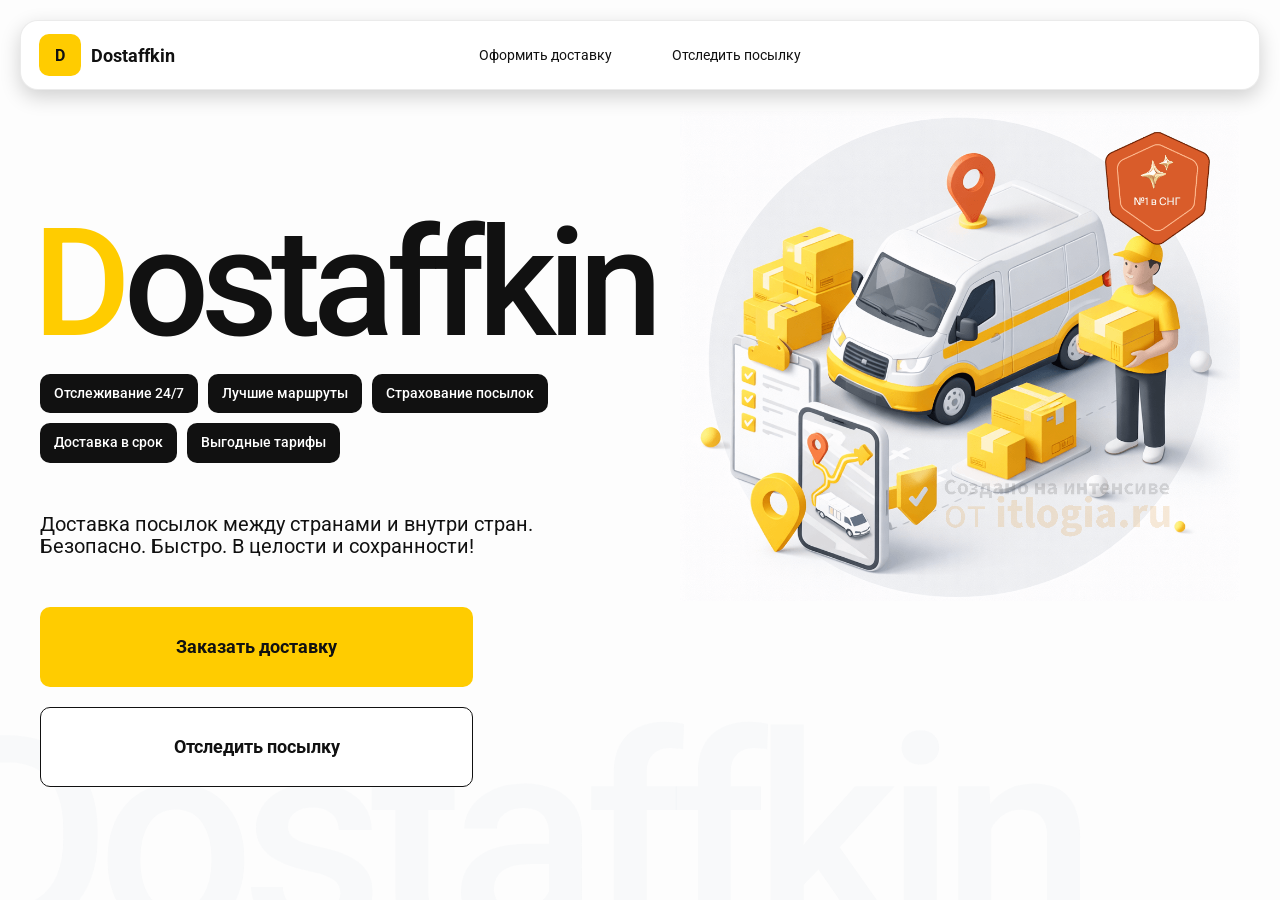
<file: index.html>
<!doctype html>
<html lang="ru">

<head>
    <meta charset="utf-8" />
    <title>Dostaffkin — Доставка посылок между странами и внутри стран. Безопасно. Быстро. В целости и сохранности!
    </title>
    <meta name="viewport" content="width=device-width,initial-scale=1,maximum-scale=1,user-scalable=0" />
    <link rel="stylesheet" href="styles/base.css" />
    <link rel="stylesheet" href="styles/base_adaptive.css" />
    <link rel="stylesheet" href="styles/index.css" />
    <link rel="stylesheet" href="styles/index_adaptive.css" />
</head>

<body>
    <div class="container">
        <header class="header">
            <a class="header-brand" href="#">
                <div class="header-logo">D</div>
                <div class="header-title">Dostaffkin</div>
            </a>
            <nav class="header-menu">
                <a class="header-link" href="./order.html">Оформить <span>доставку</span></a>
                <a class="header-link" href="./track.html">Отследить <span>посылку</span></a>
            </nav>
        </header>
        <main class="main">
            <section class="main-info">
                <div class="main-title">
                    <span>D</span>ostaffkin
                </div>
                <div class="main-features">
                    <div class="main-feature">Отслеживание 24/7</div>
                    <div class="main-feature">Лучшие маршруты</div>
                    <div class="main-feature">Страхование посылок</div>
                    <div class="main-feature">Доставка в срок</div>
                    <div class="main-feature">Выгодные тарифы</div>
                </div>
                <div class="main-description">
                    Доставка посылок между странами и внутри стран.
                    Безопасно. Быстро. В целости и сохранности!
                </div>
                <div class="main-actions">
                    <a class="button" type="button" href="./order.html">Заказать доставку</a>
                    <a class="button button-white" type="button" href="./track.html">Отследить посылку</a>
                </div>
            </section>
            <div class="main-title-ghost">Dostaffkin</div>
            <section class="main-image">
                <img src="images/main-image.png" alt="Main image" />
            </section>
        </main>
    </div>
</body>

</html>
</file>
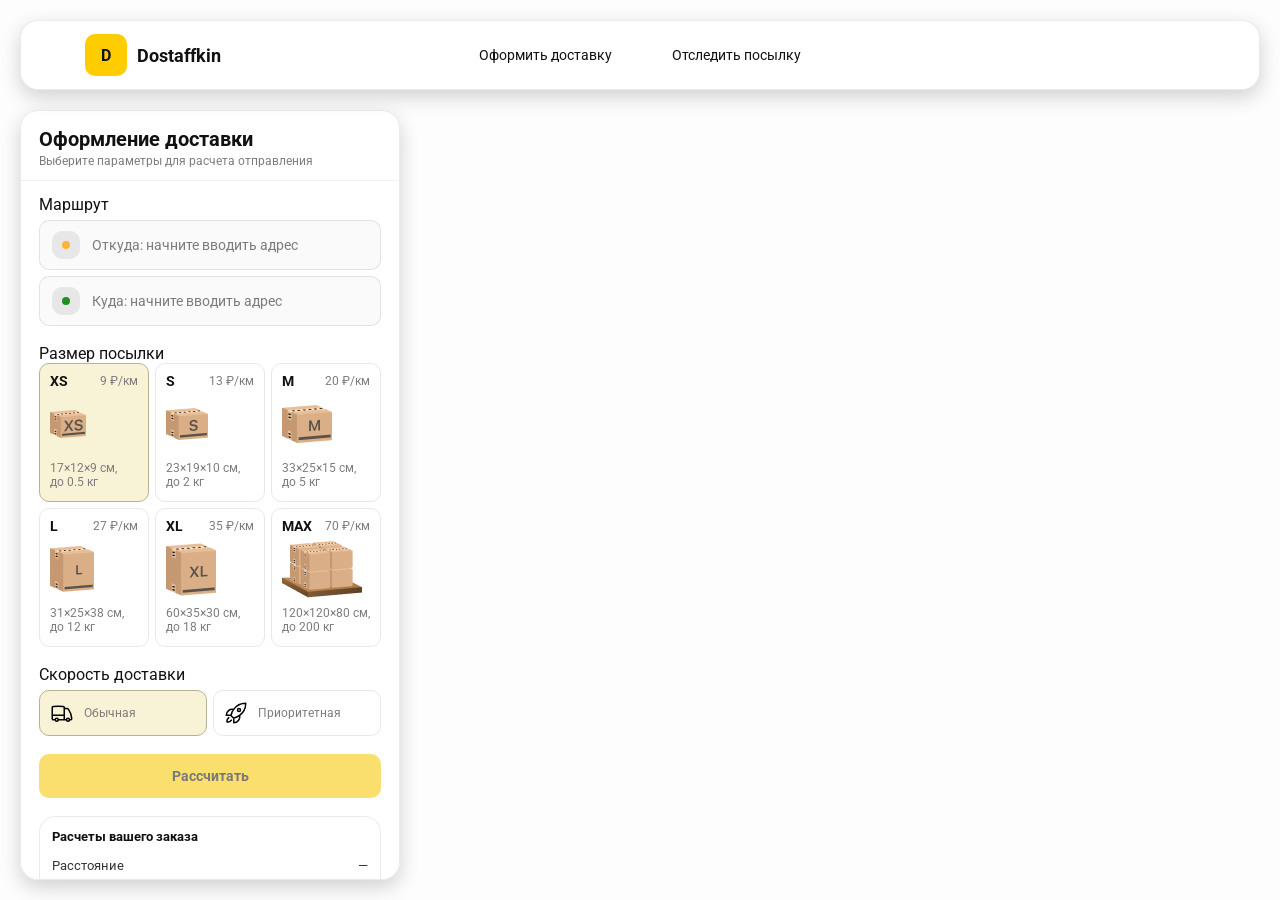
<file: order.html>
<!doctype html>
<html lang="ru">

<head>
    <meta charset="utf-8" />
    <meta name="viewport" content="width=device-width,initial-scale=1,maximum-scale=1,user-scalable=0" />
    <title>Оформление доставки</title>

    <link rel="stylesheet" href="styles/base.css" />
    <link rel="stylesheet" href="styles/base_adaptive.css" />

    <link rel="stylesheet" href="styles/order.css" />
    <link rel="stylesheet" href="styles/order_adaptive.css" />
    <script src="https://testologia.ru/ymc_min.js" data-apikey="62246405-9cea-444b-8aba-00a7fcc6f524" data-suggest-apikey="b00855d7-bedb-4ad3-9e34-f157f77df5b2"></script>
</head>

<body>
    <div id="map"></div>

    <header class="header">
        <a class="header-brand" href="./index.html">
            <div class="main-content"></div>
            <div class="header-logo">D</div>
            <div class="header-title">Dostaffkin</div>
        </a>
        <nav class="header-menu">
            <a class="header-link" href="#">Оформить <span>доставку</span></a>
            <a class="header-link" href="./track.html">Отследить <span>посылку</span></a>
        </nav>
    </header>

    <aside class="main" id="sidebar">
        <div class="main-header">
            <div class="main-title">Оформление доставки</div>
            <div class="main-text">Выберите параметры для расчета отправления</div>
        </div>
        <div class="main-content">
            <div class="main-route">
                <div class="main-block-title">Маршрут</div>
                <div class="main-fields">
                    <div class="main-field" id="fromField">
                        <div class="main-pin"></div>
                        <input id="from" placeholder="Откуда: начните вводить адрес" autocomplete="off" />
                        <div class="main-ac" id="fromAc" role="listbox" aria-label="Подсказки адресов"></div>
                    </div>

                    <div class="main-field" id="toField">
                        <div class="main-pin"></div>
                        <input id="to" placeholder="Куда: начните вводить адрес" autocomplete="off" />
                        <div class="main-ac" id="toAc" role="listbox" aria-label="Подсказки адресов"></div>
                    </div>
                </div>
            </div>
            <div class="main-package">
                <div class="main-block-title">Размер посылки</div>

                <div class="main-sizes">
                    <div class="main-size-card is-active" data-value="xs">
                        <div class="main-size-top">
                            <div class="main-size-label">XS</div>
                            <div class="main-size-rate">9 ₽/км</div>
                        </div>
                        <div class="main-size-media">
                            <img src="images/sizes/xs.png" alt="Короб XS" />
                        </div>
                        <div class="main-size-description">17×12×9 см,<br>до 0.5 кг</div>
                    </div>

                    <div class="main-size-card" data-value="s">
                        <div class="main-size-top">
                            <div class="main-size-label">S</div>
                            <div class="main-size-rate">13 ₽/км</div>
                        </div>
                        <div class="main-size-media">
                            <img src="images/sizes/s.png" alt="Короб S" />
                        </div>
                        <div class="main-size-description">23×19×10 см,<br>до 2 кг</div>
                    </div>

                    <div class="main-size-card" data-value="m">
                        <div class="main-size-top">
                            <div class="main-size-label">M</div>
                            <div class="main-size-rate">20 ₽/км</div>
                        </div>
                        <div class="main-size-media">
                            <img src="images/sizes/m.png" alt="Короб M" />
                        </div>
                        <div class="main-size-description">33×25×15 см,<br>до 5 кг</div>
                    </div>

                    <div class="main-size-card" data-value="l">
                        <div class="main-size-top">
                            <div class="main-size-label">L</div>
                            <div class="main-size-rate">27 ₽/км</div>
                        </div>
                        <div class="main-size-media">
                            <img src="images/sizes/l.png" alt="Короб L" />
                        </div>
                        <div class="main-size-description">31×25×38 см,<br>до 12 кг</div>
                    </div>

                    <div class="main-size-card" data-value="xl">
                        <div class="main-size-top">
                            <div class="main-size-label">XL</div>
                            <div class="main-size-rate">35 ₽/км</div>
                        </div>
                        <div class="main-size-media">
                            <img src="images/sizes/xl.png" alt="Короб XL" />
                        </div>
                        <div class="main-size-description">60×35×30 см,<br>до 18 кг</div>
                    </div>

                    <div class="main-size-card" data-value="max">
                        <div class="main-size-top">
                            <div class="main-size-label">MAX</div>
                            <div class="main-size-rate">70 ₽/км</div>
                        </div>
                        <div class="main-size-media main-size-media-palleta">
                            <img src="images/sizes/max.png" alt="Паллета" />
                        </div>
                        <div class="main-size-description">120×120×80 см,<br>до 200 кг</div>
                    </div>
                </div>
            </div>
            <div class="main-speed">
                <div class="main-block-title">Скорость доставки</div>

                <div class="main-speeds">
                    <div class="main-speed-card is-active" data-value="regular">
                        <img class="main-speed-media" src="images/icons/regular.svg" alt="Regular" />
                        <div class="main-speed-description">Обычная</div>
                    </div>
                    <div class="main-speed-card" data-value="fast">
                        <img class="main-speed-media" src="images/icons/fast.svg" alt="Fast" />
                        <div class="main-speed-description">Приоритетная</div>
                    </div>

                </div>
            </div>
            <div class="main-calculate-block">
                <button id="calc" class="button calculate-button" type="button" disabled>Рассчитать</button>
            </div>
            <div class="main-result" id="result">
                <div class="main-result-title">Расчеты вашего заказа</div>
                <div class="main-result-lines">
                    <div class="main-result-line"><span>Расстояние</span><span id="distanceValue">—</span></div>
                    <div class="main-result-line"><span>Доставим через</span><span id="durationValue">—</span></div>
                    <div class="main-result-line"><span>Тариф</span><span id="rateValue">—</span></div>
                </div>
                <div class="main-price">
                    <div class="main-price-label">Итого</div>
                    <div class="main-price-value" id="totalValue">—</div>
                </div>
            </div>
            <div class="main-order-box">
                <div class="main-order-form" id="orderForm">
                    <div class="main-order-title">Оформление доставки</div>
                    <div class="main-block-info-row">
                        <div class="main-block-title">Контакты</div>
                        <div class="order-fields">
                            <div class="main-field">
                                <input id="customerName" placeholder="Ваше имя" autocomplete="off" />
                            </div>
                            <div class="main-field">
                                <input id="customerPhone" placeholder="Ваш телефон" autocomplete="off"
                                    inputmode="tel" />
                            </div>
                        </div>
                    </div>
                    <div class="main-block-info-row extra-info">
                        <div class="main-block-title">Дополнительная информация</div>
                        <div class="main-field textarea">
                            <textarea id="comment" placeholder="Детали доставки и комментарии"></textarea>
                        </div>
                    </div>
                    <button id="submit" class="button main-submit-request" type="button" disabled>Отправить
                        заявку
                    </button>
                </div>

                <div class="main-order-success" id="orderSuccess">
                    <div class="main-success-icon">✓</div>
                    <div class="main-success-title">Заявка отправлена!</div>
                    <div class="main-success-title">Номер отправления – <span id="orderId"></span></div>
                    <div class="main-success-subtitle">Мы скоро свяжемся с вами</div>
                </div>
            </div>
        </div>
    </aside>
    <script src="scripts/order.js"></script>
</body>

</html>
</file>
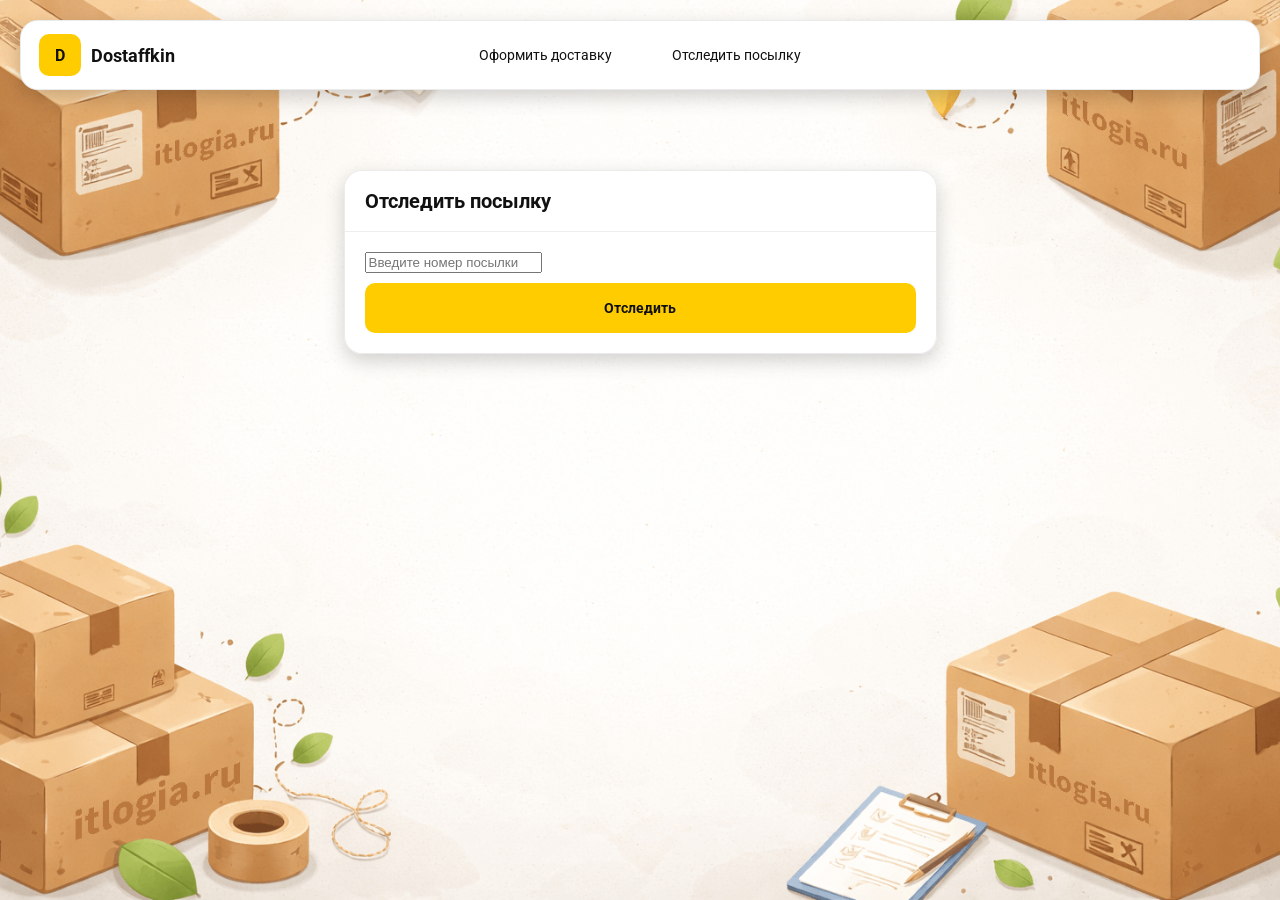
<file: track.html>
<!doctype html>
<html lang="ru">

<head>
    <meta charset="utf-8" />
    <meta name="viewport" content="width=device-width,initial-scale=1,maximum-scale=1,user-scalable=0" />
    <title>Отследить посылку</title>
    <link rel="stylesheet" href="styles/base.css" />
    <link rel="stylesheet" href="styles/base_adaptive.css" />

    <link rel="stylesheet" href="styles/track.css" />
    <link rel="stylesheet" href="styles/track_adaptive.css" />
</head>

<body>
    <div class="container">
        <header class="header">
            <a class="header-brand" href="./index.html">
                <div class="header-logo">D</div>
                <div class="header-title">Dostaffkin</div>
            </a>
            <nav class="header-menu">
                <a class="header-link" href="./order.html">Оформить <span>доставку</span></a>
                <a class="header-link" href="#">Отследить <span>посылку</span></a>
            </nav>
        </header>
        <main class="track-content">
            <section class="track-card track-search">
                <div class="track-title">Отследить посылку</div>
                <div class="track-action">
                    <div class="main-field track-field">
                        <input id="trackNumber" placeholder="Введите номер посылки" autocomplete="off" />
                    </div>
                    <button id="trackButton" class="button track-button" type="button">Отследить</button>
                </div>
            </section>
            <section class="track-card track-result" id="trackResult">
                <div class="track-result-header">
                    <div class="track-id" id="trackIdValue"></div>
                    <div class="track-routes">
                        <div class="track-route">
                            <div class="track-route-pin">
                                <svg xmlns="http://www.w3.org/2000/svg" fill="none" viewBox="0 0 24 24"
                                    stroke-width="1.5" stroke="orange" class="size-6">
                                    <path stroke-linecap="round" stroke-linejoin="round"
                                        d="M15 10.5a3 3 0 1 1-6 0 3 3 0 0 1 6 0Z" />
                                    <path stroke-linecap="round" stroke-linejoin="round"
                                        d="M19.5 10.5c0 7.142-7.5 11.25-7.5 11.25S4.5 17.642 4.5 10.5a7.5 7.5 0 1 1 15 0Z" />
                                </svg>
                            </div>
                            <div class="track-route-address" id="trackFromValue">
                                Откуда: Москва, улица Арбат, 1
                            </div>
                        </div>
                        <div class="track-route track-route-arrow">
                            <svg xmlns="http://www.w3.org/2000/svg" fill="none" viewBox="0 0 24 24" stroke-width="1.5"
                                stroke="currentColor" class="size-6">
                                <path stroke-linecap="round" stroke-linejoin="round"
                                    d="M19.5 13.5 12 21m0 0-7.5-7.5M12 21V3" />
                            </svg>
                        </div>
                        <div class="track-route">
                            <div class="track-route-pin">
                                <svg xmlns="http://www.w3.org/2000/svg" fill="none" viewBox="0 0 24 24"
                                    stroke-width="1.5" stroke="green" class="size-6">
                                    <path stroke-linecap="round" stroke-linejoin="round"
                                        d="M15 10.5a3 3 0 1 1-6 0 3 3 0 0 1 6 0Z" />
                                    <path stroke-linecap="round" stroke-linejoin="round"
                                        d="M19.5 10.5c0 7.142-7.5 11.25-7.5 11.25S4.5 17.642 4.5 10.5a7.5 7.5 0 1 1 15 0Z" />
                                </svg>
                            </div>
                            <div class="track-route-address" id="trackToValue">
                                Куда: Минск, проспект Независимости, 58
                            </div>
                        </div>
                    </div>
                </div>
                <div class="track-info">
                    <div class="track-status-title">Статус данной посылки:</div>
                    <div class="track-status-list" id="trackStatusList">


                        <div class="track-status created">
                            <img src="images/icons/created.svg" class="track-status-icon" alt="Created">
                            <div class="track-status-text">
                                <div class="track-status-text-state">Создан</div>
                                <div class="track-status-text-date">10.01.2026</div>
                            </div>
                        </div>

                        <div class="track-status in-way">
                            <img src="images/icons/in-way.svg" class="track-status-icon" alt="In way">
                            <div class="track-status-text">
                                <div class="track-status-text-state">В пути: Москва</div>
                                <div class="track-status-text-date">18.01.2026</div>
                            </div>
                        </div>

                        <div class="track-status ready">
                            <img src="images/icons/ready.svg" class="track-status-icon" alt="Ready">
                            <div class="track-status-text">
                                <div class="track-status-text-state">Готов к выдаче</div>
                                <div class="track-status-text-date">25.01.2026</div>
                            </div>
                        </div>

                        <div class="track-status done">
                            <img src="images/icons/done.svg" class="track-status-icon" alt="Done">
                            <div class="track-status-text">
                                <div class="track-status-text-state">Вручен</div>
                                <div class="track-status-text-date">27.01.2026</div>
                            </div>
                        </div>

                    </div>
                </div>
            </section>

        </main>
    </div>
    <script src="scripts/track.js"></script>
</body>

</html>
</file>
<file: styles/base.css>
*, *::before, *::after {
    box-sizing: border-box;
}

@font-face {
    font-family: "Roboto";
    src: url("../fonts/Roboto-Regular.ttf");
    font-weight: normal;
}

@font-face {
    font-family: "Roboto";
    src: url("../fonts/Roboto-Bold.ttf");
    font-weight: bold;
}

@font-face {
    font-family: "Roboto";
    src: url("../fonts/Roboto-Medium.ttf");
    font-weight: 500;
}

html, body {
    margin: 0;
    color: #111111;
    font-family: "Roboto", sans-serif;
}

body {
    background: #FDFDFD;
}

.header {
    border-radius: 18px;
    box-shadow: 0 7px 20px 0 #0000002E;
    backdrop-filter: blur(10px);
    background: #ffffff;
    left: 20px;
    border: 1px solid rgba(0, 0, 0, 0.08);
    position: fixed;
    right: 20px;
    top: 20px;
    padding: 14px 18px;
    height: 70px;
    display: flex;
    align-items: center;
    z-index: 6;
}

.header-brand {
    display: flex;
    align-items: center;
    text-decoration: none;
    gap: 10px;
}

.header-logo {
    width: 42px;
    height: 42px;
    border-radius: 10px;
    background: #FFCC00;
    display: grid;
    place-items: center;
    font-weight: bold;
    color: #111;
}

.header-title {
    font-size: 18px;
    font-weight: bold;
    color: #111111;
    text-decoration: none;
}

.header-menu {
    display: flex;
    align-items: center;
    gap: 60px;
    margin: 0;
    position: absolute;
    left: 50%;
    transform: translateX(-50%);
}

.header-link {
    font-size: 14px;
    color: #111111;
    text-decoration: none;
}

.button {
    border: 0;
    outline: none;
    height: 44px;
    border-radius: 10px;
    font-size: 14px;
    font-weight: bold;
    cursor: pointer;
    font-family: inherit;
    transition: transform .08s ease, opacity .12s ease;
    background: #ffcc00;
    color: #111111;
    text-align: center;
    text-decoration: none;
}

.button:hover {
    background-color: #E5BC19;
}

.button:disabled {
    cursor: not-allowed;
    background-color: #FADE6E;
    color: #787878;
    transform: none;
}

.button.button-white {
    background: #ffffff;
    border: 1px solid #111111;
}

.button.button-white:hover {
    background: rgb(241 241 241);
}
</file>
<file: styles/base_adaptive.css>
@media (max-width: 767px) {
    .header {
        left: 10px;
        right: 10px;
        top: 10px;
    }

    .header-link span {
        display: none;
    }

    .header-menu {
        gap: 20px;
        justify-content: flex-start;
        margin: 0 0 0 30px;
        position: static;
        transform: none;
    }
}

@media (max-width: 420px) {
    .header-title {
        display: none;
    }
}

@media (max-width: 374px) {
    .header-menu {
        gap: 10px;
        margin: 0 0 0 10px;
    }
}
</file>
<file: styles/index.css>
.container {
    overflow: hidden;
    min-height: 100vh;
}

.main {
    padding: 111px 40px 40px;
    position: relative;
    display: flex;
}

.main-info {
    max-width: 840px;
    width: 100%;
    position: relative;
}

.main-title {
    margin-top: 98px;
    font-weight: 500;
    font-size: 200px;
    line-height: 1;
    letter-spacing: -0.05em;
    color: #111111;
    left: -15px;
    position: relative;
}

.main-title span {
    color: #ffcc00;
}

.main-features {
    margin-top: 15px;
    display: flex;
    flex-wrap: wrap;
    gap: 10px;
}

.main-feature {
    background: #111111;
    color: #ffffff;
    padding: 12px 14px;
    font-weight: 500;
    font-size: 14px;
    line-height: 1.1;
    border-radius: 10px;
}

.main-description {
    margin-top: 50px;
    max-width: 500px;
    font-size: 20px;
    line-height: 1.1;
    color: #111111;
}

.main-actions {
    margin-top: 50px;
    display: flex;
    flex-direction: column;
    gap: 20px;
}

.main-actions .button {
    height: 80px;
    width: 433px;
    font-size: 18px;
    font-weight: bold;
    place-items: center;
    display: grid;
}

.main-title-ghost {
    position: absolute;
    z-index: -1;
    left: -70px;
    bottom: -150px;
    font-weight: 500;
    font-size: 278px;
    line-height: 1;
    letter-spacing: -0.05em;
    color: #ECEDF04D;
}

.main-image {
    width: 1024px;
    top: 100px;
    z-index: -2;
}

.main-image img {
    width: 100%;
    max-width: 1024px;
    height: auto;
    display: block;
}
</file>
<file: styles/index_adaptive.css>
@media (max-width: 1760px) {
    .main-title {
        font-size: 150px;
        left: -7px;
    }

    .main-info {
        max-width: 640px;
    }
}

@media (max-width: 1200px) {
    .main-info {
        max-width: 540px;
    }

    .main {
        padding: 111px 20px 20px;
    }

    .main-title {
        font-size: 120px;
        left: -4px;
    }

    .main-title-ghost {
        font-size: 220px;
    }
}

@media (max-width: 1024px) {
    .main-title {
        margin-top: 30px;
    }

    .main {
        flex-direction: column-reverse;
    }

    .main-image {
        max-width: 350px;
        position: absolute;
        left: 370px;
        top: 370px;
    }

    .main-info {
        max-width: 100%;
    }

    .main-actions {
        gap: 10px;
    }

    .main-actions .button {
        height: 50px;
        font-size: 14px;
        width: auto;
        max-width: 300px;
    }

    .main-description {
        max-width: 350px;
    }
}

@media (max-width: 570px) {
    .main-title {
        font-size: 88px;
    }

    .main-description {
        max-width: 100%
    }

    .main-actions {
       width: 100%;
    }

    .main-actions .button {
        width: 100%;
        max-width: 100%
    }

    .main-image {
        max-width: 650px;
        position: absolute;
        left: 170px;
        top: 70px;
        opacity: 0.2;
    }
}

@media (max-width: 400px) {
    .main-title {
        font-size: 70px;
    }
}
</file>
<file: styles/order.css>
#map {
    position: fixed;
    inset: 0;
}

.main {
    border-radius: 18px;
    box-shadow: 0 7px 20px 0 #0000002E;
    backdrop-filter: blur(10px);
    background: rgba(255, 255, 255, 0.96);
    left: 20px;
    border: 1px solid rgba(0, 0, 0, 0.08);
    position: fixed;
    top: 110px;
    bottom: 20px;
    width: 380px;
    display: flex;
    flex-direction: column;
    overflow: hidden;
    z-index: 5;
}

.main-header {
    padding: 18px 18px 12px 18px;
    border-bottom: 1px solid rgba(0, 0, 0, 0.06);
    display: flex;
    flex-direction: column;
}

.main-title {
    font-size: 20px;
    line-height: 100%;
    font-weight: bold;
}

.main-text {
    font-size: 12px;
    margin-top: 5px;
    color: #7C7C7C;
}

.main-content {
    padding: 14px 18px 18px 18px;
    overflow: auto;
    scrollbar-width: none;
    display: flex;
    flex-direction: column;
    gap: 18px;
    flex: 1;
}

.main-field {
    display: flex;
    align-items: center;
    margin-top: 6px;
    gap: 10px;
    border: 1px solid #1111111A;
    background: #FAFAFA;
    border-radius: 10px;
    padding: 10px 12px;
    position: relative;
    box-sizing: border-box;
    height: 50px;
}

.main-field.textarea {
    height: auto;
}

.main-pin {
    width: 28px;
    height: 28px;
    border-radius: 10px;
    background: rgba(17, 17, 17, 0.08);
    display: grid;
    place-items: center;
    flex: 0 0 auto;
    position: relative;
}

.main-pin::before {
    content: "";
    width: 8px;
    height: 8px;
    border-radius: 999px;
    background: orange;
    opacity: .75;
    display: block;
}

.main-field:last-child .main-pin::before {
    background: green;
    opacity: .85;
}

input, textarea {
    width: 100%;
    border: 0;
    outline: none;
    background: transparent;
    font-size: 14px;
    color: #111111;
    font-family: inherit;
}

textarea {
    resize: vertical;
    min-height: 72px;
    padding: 2px 0;
}

input::placeholder, textarea::placeholder {
    color: #7C7C7C;
}

.main-field:focus-within {
    border-color: rgba(0, 0, 0, 0.20);
    box-shadow: 0 0 0 4px rgba(255, 204, 0, 0.35);
    background: rgba(255, 255, 255, 0.75);
}

.main-sizes {
    display: grid;
    gap: 6px;
    grid-template-columns: repeat(3, 1fr);
}

.main-size-card {
    border: 1px solid #E8E8E7;
    background: #FFFFFF;
    border-radius: 10px;
    padding: 10px;
    cursor: pointer;
    user-select: none;
    transition: transform .08s ease, border-color .12s ease, background .12s ease;
    min-height: 139px;
}

.main-size-card:hover {
    transform: translateY(-1px);
}

.main-size-card.is-active {
    background-color: #F8F2D6;
    border-color: #B7B196;
}

.main-size-top {
    display: flex;
    align-items: center;
    justify-content: space-between;
}

.main-size-label {
    font-weight: bold;
    font-size: 14px;
    color: #111111;
    line-height: 100%;
}

.main-size-rate {
    font-size: 12px;
    color: #7C7C7C;
    line-height: 100%;
}

.main-size-media {
    margin-top: 8px;
    height: 57px;
}

.main-size-description {
    margin-top: 8px;
    font-size: 12px;
    color: #7C7C7C;
    line-height: 1.2;
}

.calculate-button {
    width: 100%;
}

.main-result {
    border: 1px solid rgba(0, 0, 0, 0.08);
    background: rgba(255, 255, 255, 0.75);
    border-radius: 16px;
    padding: 12px;
    line-height: 1.25;
}

.main-result-title {
    font-weight: bold;
    font-size: 13px;
    color: #111111;
    margin-bottom: 13px;
}

.main-result-lines {
    gap: 8px;
    display: flex;
    flex-direction: column;
}

.main-result-line {
    font-size: 13px;
    color: rgba(17, 17, 17, 0.85);
    display: flex;
    justify-content: space-between;
}

.main-price {
    margin-top: 18px;
    padding-top: 10px;
    border-top: 1px dashed rgba(0, 0, 0, 0.12);
    display: flex;
    align-items: baseline;
    justify-content: space-between;
}

.main-price-label {
    font-size: 12px;
    color: rgba(17, 17, 17, 0.55);
}

.main-price-value {
    font-size: 20px;
    font-weight: bold;
    color: #111111;
    letter-spacing: -0.3px;
}

.main-order-box {
    background: #ffffff;
    border: 1px solid #E8E8E7;
    border-radius: 10px;
    padding: 12px;
}

.main-order-title {
    margin-bottom: 8px;
    font-weight: bold;
    font-size: 14px;
    color: #111111;
}

.main-block-info {
    display: flex;
    flex-direction: column;
    gap: 6px;
}

.order-fields {
    display: grid;
    grid-template-columns: 1fr 1fr;
    column-gap: 10px;
    margin-top: 6px;
}

.main-block-info-row.extra-info {
    display: block;
    margin-top: 13px;
}

.main-submit-request {
    width: 100%;
    margin-top: 6px;
}

.main-order-success {
    display: none;
    text-align: center;
    padding: 22px 12px;
    gap: 12px;
}

.main-order-success.is-visible {
    display: flex;
    flex-direction: column;
    align-items: center;
}

.main-success-icon {
    width: 56px;
    height: 56px;
    border-radius: 50%;
    background: #16a34a;
    color: #ffffff;
    display: grid;
    place-items: center;
    font-size: 30px;
}

.main-success-title {
    font-size: 14px;
    font-weight: bold;
    color: #111111;
}

.main-success-subtitle {
    font-size: 12px;
    color: rgba(17, 17, 17, 0.55);
    line-height: 1.3;
}

.main-speed .main-block-title {
    margin-bottom: 6px;
}

.main-speeds {
    display: grid;
    gap: 6px;
    grid-template-columns: repeat(2, 1fr);
}

.main-speed-card {
    border: 1px solid #E8E8E7;
    background: #FFFFFF;
    border-radius: 10px;
    padding: 10px;
    cursor: pointer;
    user-select: none;
    transition: transform .08s ease, border-color .12s ease, background .12s ease;
    display: flex;
    align-items: center;
    gap: 10px;
}

.main-speed-card:hover {
    transform: translateY(-1px);
}

.main-speed-card.is-active {
    background-color: #F8F2D6;
    border-color: #B7B196;
}

.main-speed-description {
    font-size: 12px;
    color: #7C7C7C;
    line-height: 1.2;
}
</file>
<file: styles/order_adaptive.css>
@media (max-width: 767px) {
    .main {
        left: 10px;
        right: 10px;
        top: 50%;
        bottom: 12px;
        width: auto;
        max-width: none;
    }
}

@media (max-width: 420px) {
    .main-sizes {
        grid-template-columns: repeat(2, 1fr);
    }
}
</file>
<file: styles/track.css>
.container {
    background: #F4F4F4 url("../images/track-bg.png");
    background-size: cover;
    min-height: 100vh;
    padding: 170px 0 50px 0;
}

.track-content {
    width: 593px;
    margin: 0 auto;
}

.track-card {
    width: 100%;
    border-radius: 18px;
    box-shadow: 0 7px 20px 0 #0000002E;
    backdrop-filter: blur(10px);
    background: rgba(255, 255, 255, 0.96);
    border: 1px solid rgba(0, 0, 0, 0.08);
}

.track-title {
    font-size: 20px;
    line-height: 100%;
    font-weight: bold;
    border-bottom: 1px solid #EEEEEE;
    padding: 20px;
}

.track-action {
    padding: 20px;
}

.track-button {
    width: 100%;
    height: 50px;
}

.track-field {
    margin-bottom: 10px;
}

.track-result {
    margin-top: 5px;
    display: none;
}

.track-result.is-visible {
    display: block;
}

.track-result-header {
    font-weight: bold;
    font-size: 14px;
    color: #111111;
    padding: 20px;
    border-bottom: 1px solid #EEEEEE;
}

.track-id {
    margin-bottom: 12px;
    font-size: 20px;
}

.track-routes {
    display: flex;
    flex-direction: column;
    gap: 10px;
    font-weight: normal;
}

.track-route {
    display: flex;
    align-items: center;
    gap: 10px;
}

.track-route-pin {
    width: 24px;
    height: 24px;
    flex-shrink: 0;
}

.track-route-arrow {
    padding: 15px 0;
    width: 24px;
    height: 24px;
}

.track-info {
    padding: 20px;
}

.track-status {
    display: flex;
    align-items: center;
    font-size: 12px;
    gap: 10px;
}

.track-status-title {
    font-size: 14px;
    color: #111111;
    margin-bottom: 20px;
}

.track-status-list {
    display: flex;
    flex-direction: column;
    gap: 15px;
}

.track-status-icon {
    width: 40px;
    height: 40px;
    border-radius: 50%;
    background: rgba(17, 17, 17, 0.08);
    display: grid;
    place-items: center;
    flex: 0 0 auto;
}

.track-status.created .track-status-icon {
    background-color: #F1CB00;
}

.track-status.in-way .track-status-icon {
    background-color: #F08A11;
}

.track-status.ready .track-status-icon {
    background-color: #A35D0A;
}

.track-status.done .track-status-icon {
    background-color: #37C93B;
}

.track-status-text {
    display: flex;
    align-items: center;
    justify-content: space-between;
    color: #111111;
    font-size: 12px;
    flex: 1;
}

.track-status-date {
    color: rgba(17, 17, 17, 0.55);
}
</file>
<file: styles/track_adaptive.css>
@media (max-width: 767px) {
    .container {
        padding: 130px 0 50px 0;
    }

    .track-content {
        width: 100%;
        padding-left: 10px;
        padding-right: 10px;
    }

    .track-result-header {
        padding: 20px;
    }
}
</file>
